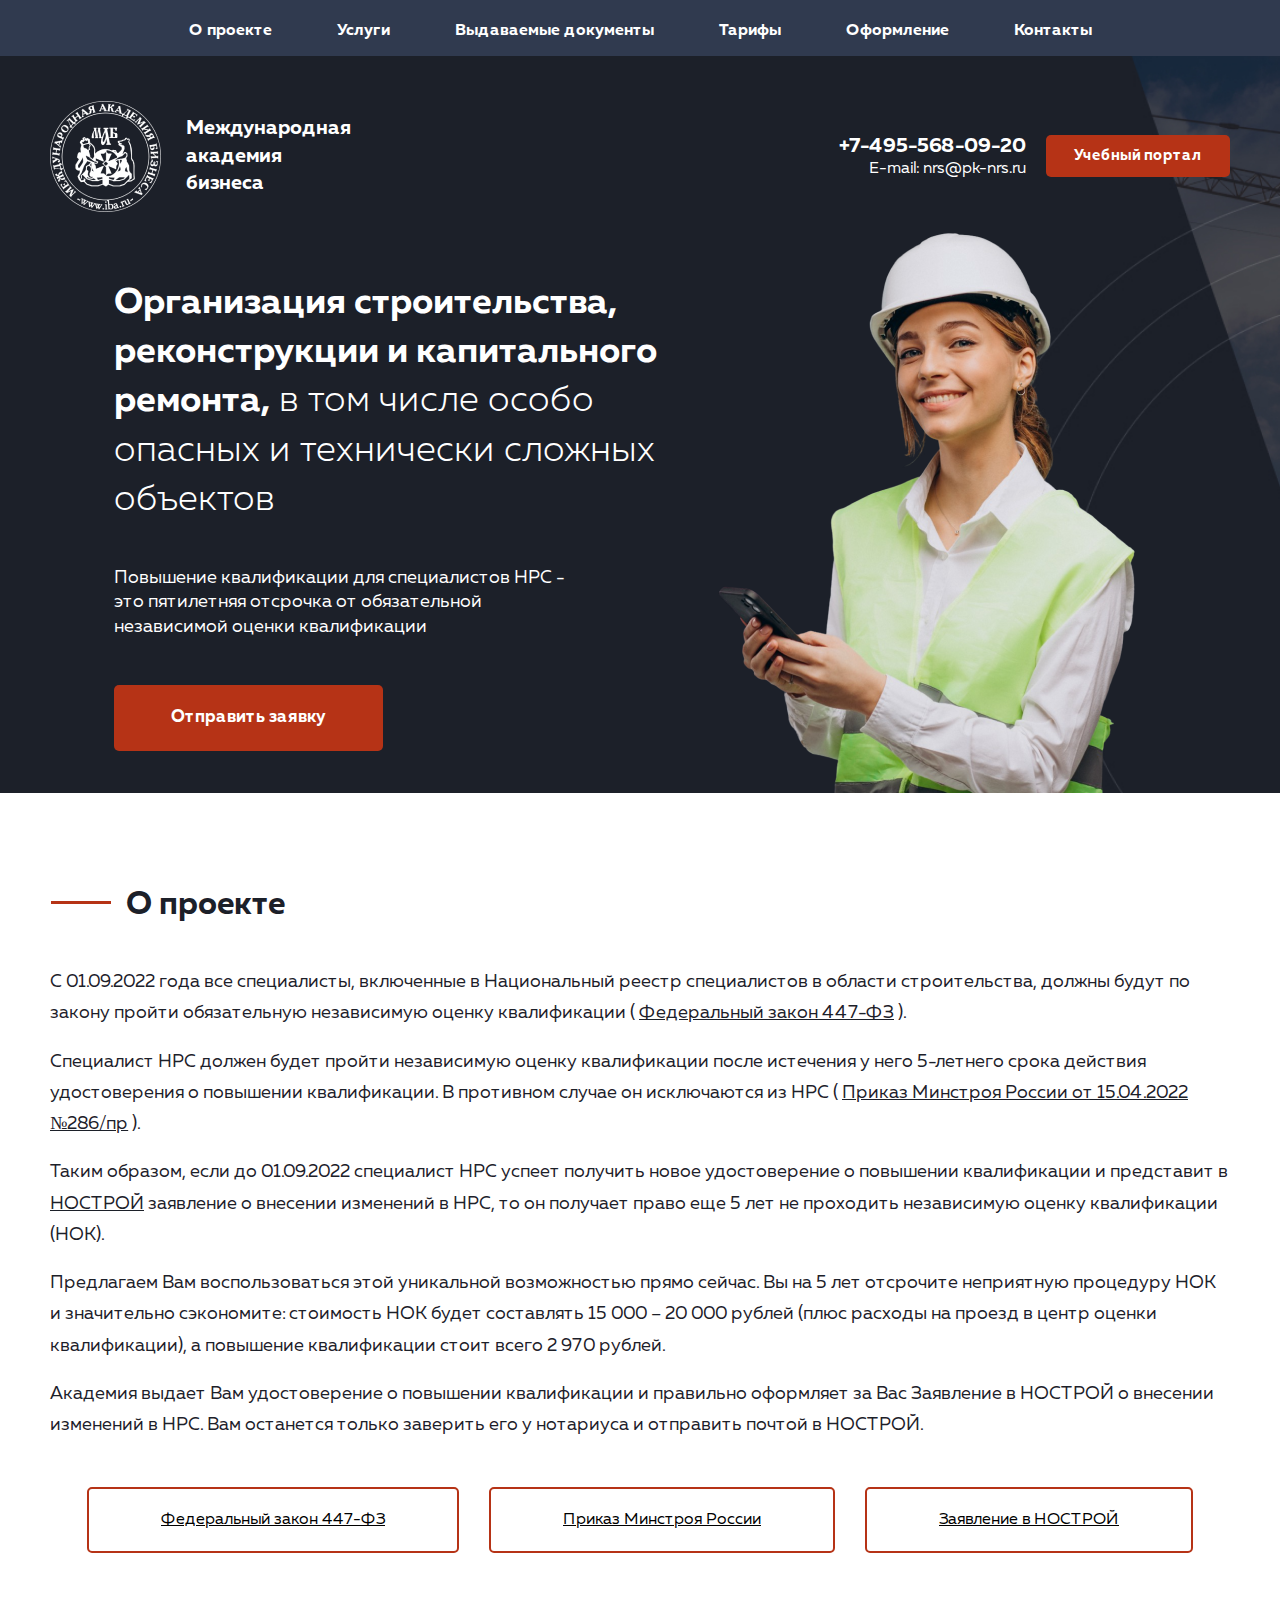
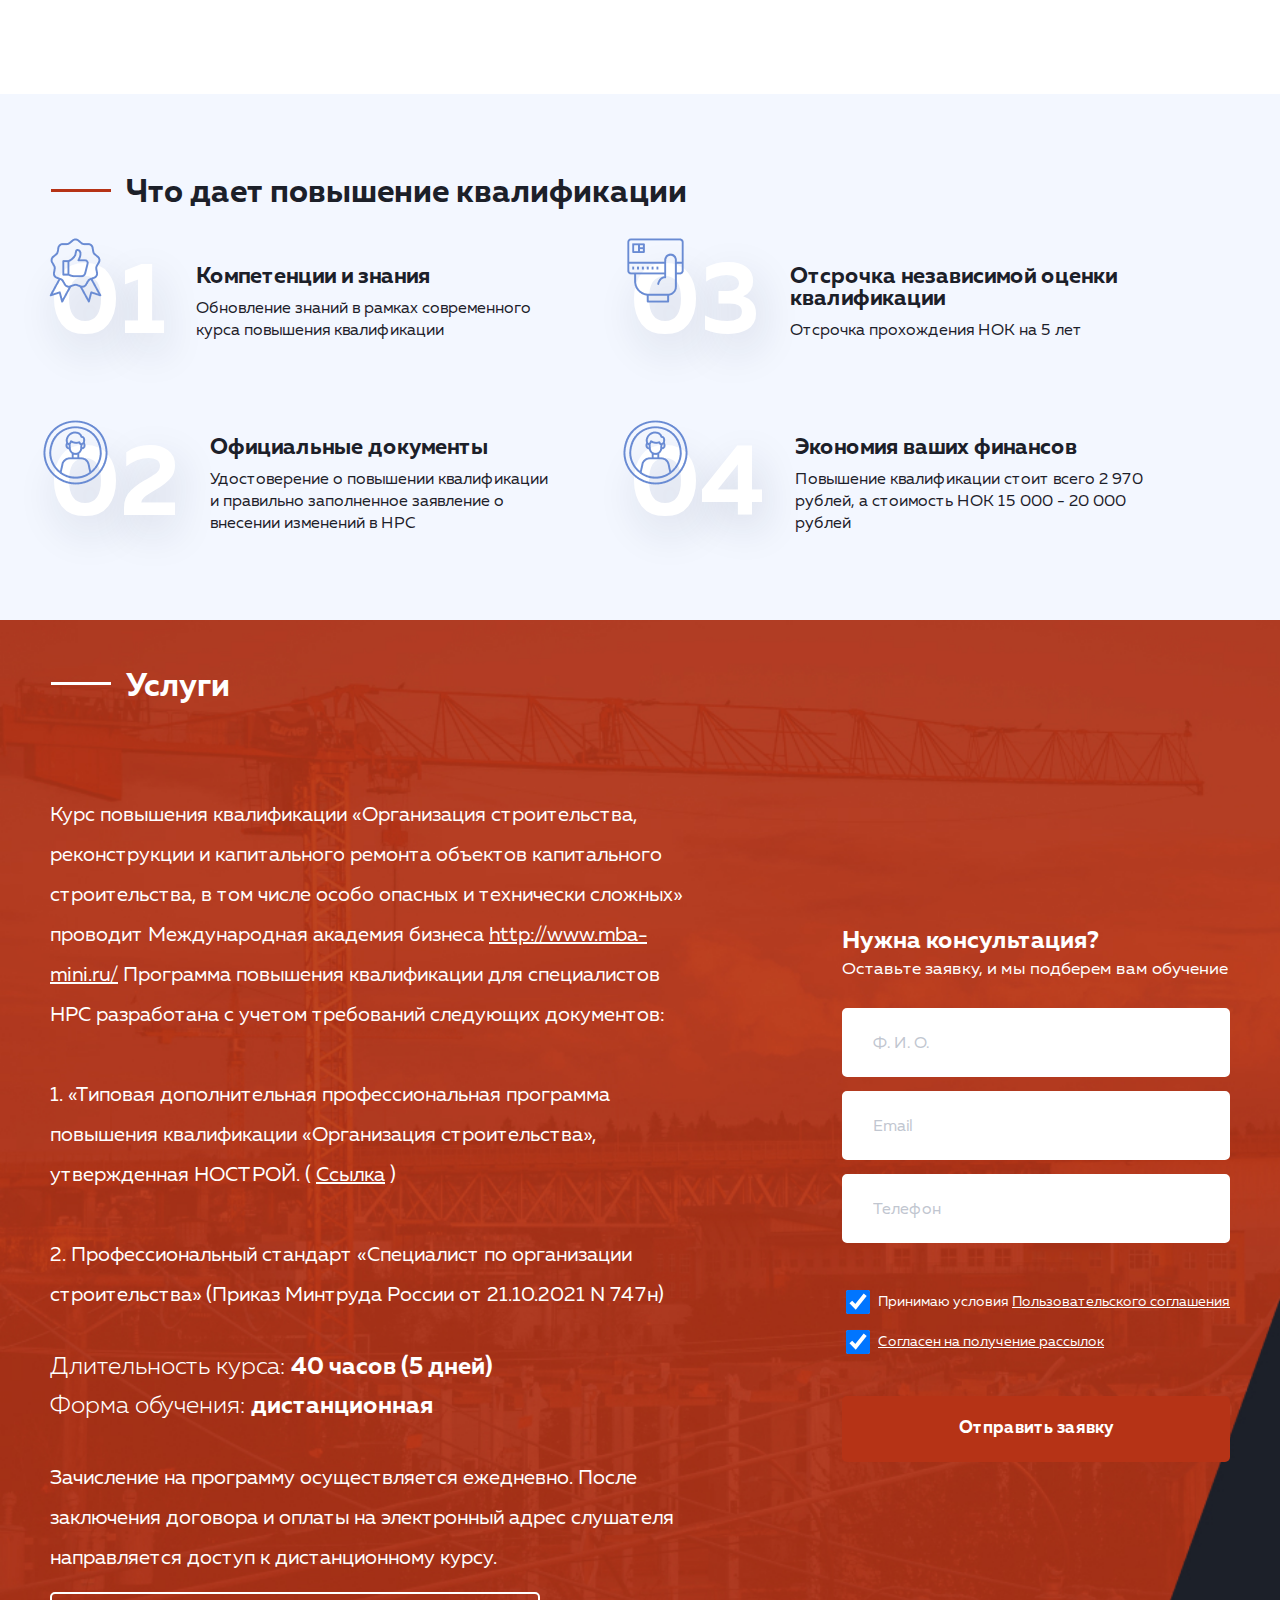
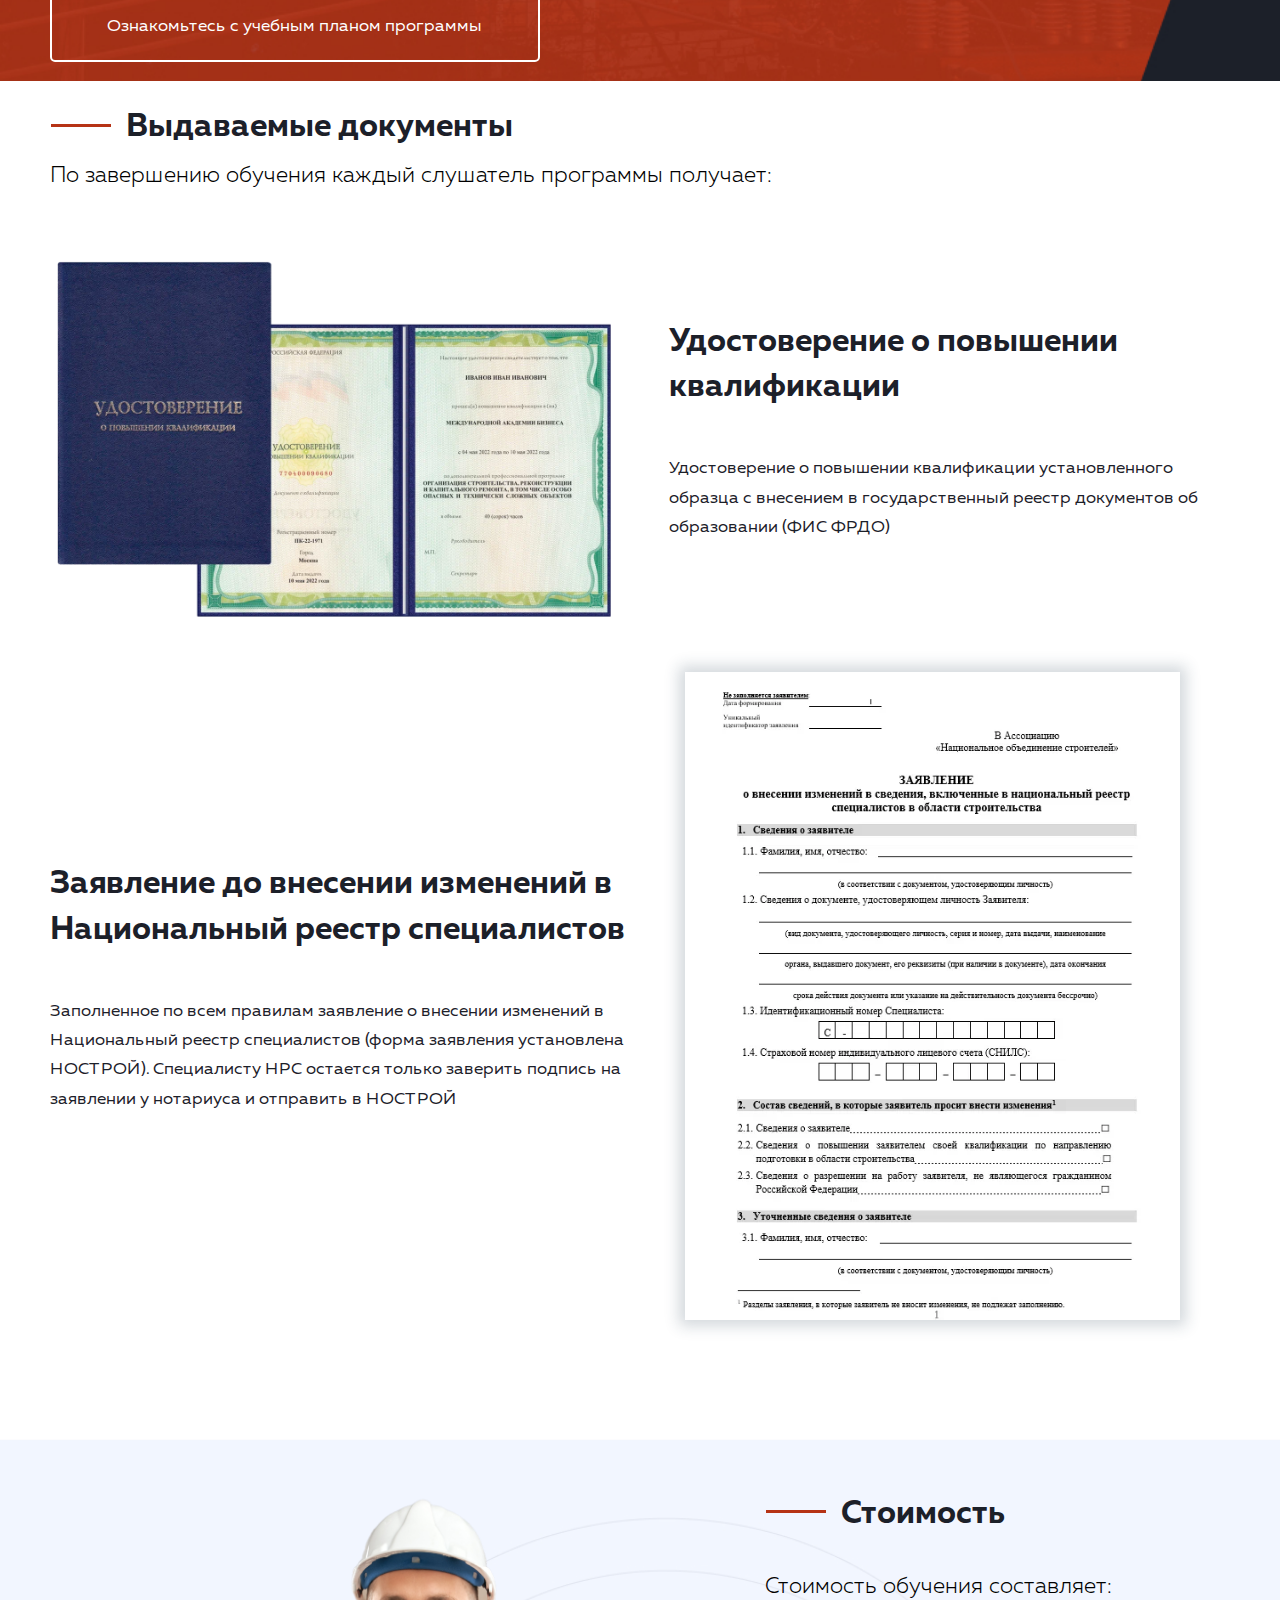
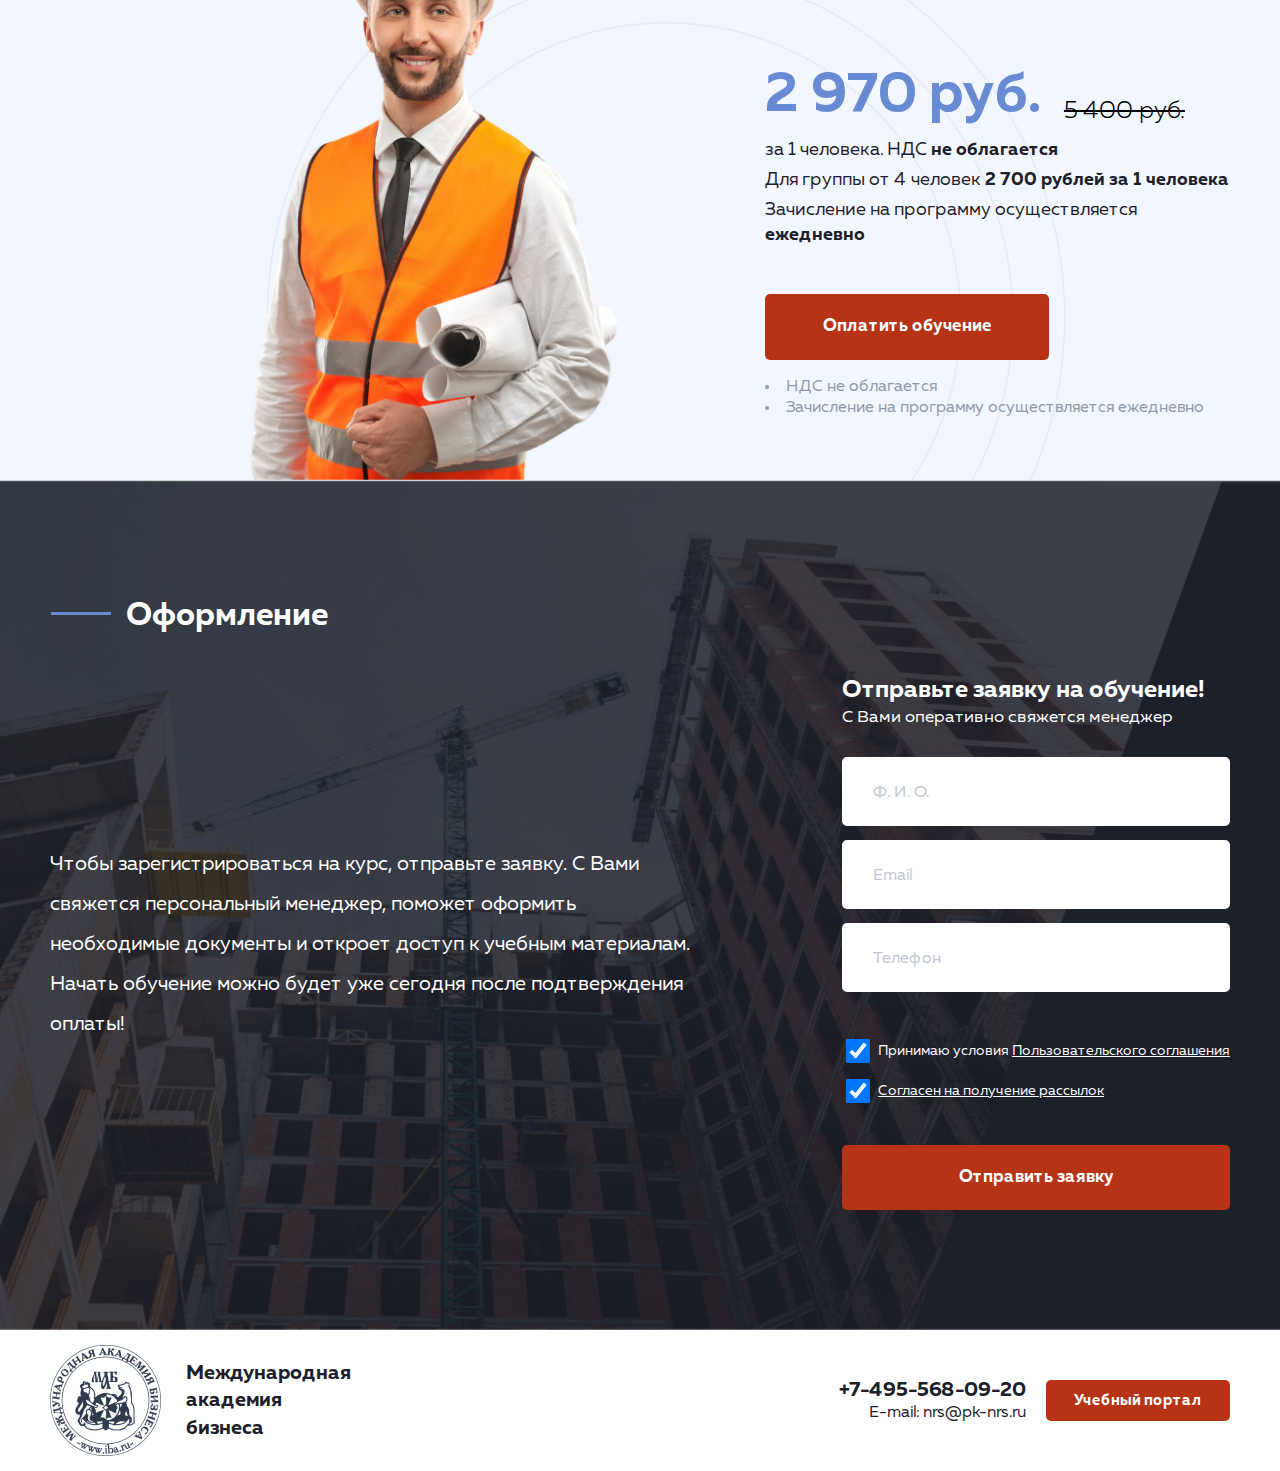
<file: index.html>
<!DOCTYPE html>
<html lang="ru">

<head>
    <meta charset="UTF-8">
    <meta http-equiv="X-UA-Compatible" content="IE=edge">
    <meta name="viewport" content="width=device-width, initial-scale=1.0">
    <title>MAB</title>

    <!-- ! CSS -->

    <link rel="stylesheet" href="css/style.css">

</head>

<body>

    <header id="header">
        <div class="wrapper">
            <div class="header__inner">
                <a data-scroll="#intro" class="header__logo">
                    <img src="assets/img/intro-logo.png" alt="">
                    <h4>Международная<br> академия<br> бизнеса</h4>
                </a>
                <div class="header__burger">
                    <span></span>
                </div>
                <nav class="header__menu">
                    <ul class="nav__list">
                        <li>
                            <a data-scroll="#about" class="nav__link">О проекте</a>
                        </li>
                        <li>
                            <a data-scroll="#uslugi" class="nav__link">Услуги</a>
                        </li>
                        <li>
                            <a data-scroll="#documents" class="nav__link">Выдаваемые документы</a>
                        </li>
                        <li>
                            <a data-scroll="#tarif" class="nav__link">Тарифы</a>
                        </li>
                        <li>
                            <a data-scroll="#oformlenie" class="nav__link">Оформление</a>
                        </li>
                        <li style="margin-right: 0;">
                            <a data-scroll="#contacts" class="nav__link">Контакты</a>
                        </li>
                        <div class="intro__contact mob">
                            <div class="intro__contacts dark center">
                                <a href="tel:+7-495-568-09-20" class="intro__contacts-number">+7-495-568-09-20</a>
                                <a href="mailto:nrs@pk-nrs.ru" class="intro__contacts-mail">E-mail: nrs@pk-nrs.ru</a>
                            </div>
                            <div class="intro__contacts-button dark">
                                <a href="#">Учебный портал</a>
                            </div>
                        </div>
                    </ul>
                </nav>
            </div>
        </div>
    </header>

    <section class="intro" id="intro">
        <div class="wrapper">
            <div class="intro__inner">
                <div class="intro__header">
                    <div>
                        <a href="#" class="intro__logo">
                            <img src="assets/img/intro-logo.png" alt="">
                            <h4>Международная<br> академия<br> бизнеса</h4>
                        </a>
                    </div>
                    <div class="intro__contact">
                        <div class="intro__contacts">
                            <a href="tel:+7-495-568-09-20" class="intro__contacts-number">+7-495-568-09-20</a>
                            <a href="mailto:nrs@pk-nrs.ru" class="intro__contacts-mail">E-mail: nrs@pk-nrs.ru</a>
                        </div>
                        <div class="intro__contacts-button">
                            <a href="#">Учебный портал</a>
                        </div>
                    </div>
                </div>
                <div class="intro__main">
                    <div class="intro__text">
                        <h1 class="intro__title"><span>Организация строительства, реконструкции и капитального
                                ремонта,</span> в том
                            числе особо опасных и технически сложных объектов</h1>
                        <h2 class="intro__subtitle">Повышение квалификации для специалистов НРС - это пятилетняя
                            отсрочка от
                            обязательной независимой оценки квалификации</h2>
                        <div class="intro__button">
                            <a data-scroll="#oformlenie">Отправить заявку</a>
                        </div>
                    </div>
                    <div class="intro__img">
                        <img src="assets/img/intro-img.png" alt="">
                    </div>
                </div>
            </div>
        </div>
    </section>

    <section class="about" id="about">
        <div class="wrapper">
            <h1 class="section__title">О проекте</h1>
            <div class="about__paragraph">
                <p>С 01.09.2022 года все специалисты, включенные в Национальный реестр специалистов в области
                    строительства, должны будут по закону пройти обязательную независимую оценку квалификации
                    ( <a href="assets/img/Выдержка-их-ГрК-РФ_1.pdf">Федеральный закон 447-ФЗ</a> ).
                </p>
                <p>Специалист НРС должен будет пройти независимую оценку квалификации после истечения у него 5-летнего
                    срока действия удостоверения о повышении квалификации. В противном случае он исключаются из НРС
                    ( <a href="assets/img/Заявление-о-внесении-изменений_1.pdf">Приказ Минстроя России
                        от 15.04.2022
                        №286/пр</a> ).</p>
                <p>Таким образом, если до 01.09.2022 специалист НРС успеет получить новое удостоверение о повышении
                    квалификации и представит в <a href="assets/img/Выдержка_из_Приказа_Минстроя_России.pdf">НОСТРОЙ</a>
                    заявление о внесении изменений в НРС, то он
                    получает право еще 5
                    лет не проходить независимую оценку квалификации (НОК).</p>
                <p>Предлагаем Вам воспользоваться этой уникальной возможностью прямо сейчас. Вы на 5 лет отсрочите
                    неприятную процедуру НОК и значительно сэкономите: стоимость НОК будет составлять 15 000 – 20 000
                    рублей (плюс расходы на проезд в центр оценки квалификации), а повышение квалификации стоит всего 2
                    970 рублей.</p>
                <p>Академия выдает Вам удостоверение о повышении квалификации и правильно оформляет за Вас Заявление в
                    НОСТРОЙ о внесении изменений в НРС. Вам останется только заверить его у нотариуса и отправить почтой
                    в НОСТРОЙ.</p>
            </div>
            <div class="about__documents">
                <div class="about__button">
                    <a href="assets/img/Выдержка-их-ГрК-РФ_1.pdf">Федеральный закон 447-ФЗ</a>
                </div>
                <div class="about__button">
                    <a href="assets/img/Выдержка_из_Приказа_Минстроя_России.pdf">Приказ Минстроя
                        России</a>
                </div>
                <div class="about__button">
                    <a href="assets/img/Заявление-о-внесении-изменений_1.pdf">Заявление в НОСТРОЙ</a>
                </div>
            </div>
        </div>
    </section>

    <section class="give">
        <div class="wrapper">
            <h1 class="section__title">Что дает повышение квалификации</h1>
            <div class="give__inner">
                <div class="give__columns">
                    <div class="give__column">
                        <div class="give__item">
                            <div class="give__item-number">
                                <h1>01</h1>
                                <img src="assets/img/give-item.png" alt="">
                            </div>
                            <div class="give__item-text">
                                <h1 class="give__item-title">Компетенции и знания</h1>
                                <h2 class="give__item-subtitle">Обновление знаний в рамках современного курса повышения
                                    квалификации</h2>
                            </div>
                        </div>
                        <div class="give__item">
                            <div class="give__item-number">
                                <h1>02</h1>
                                <img src="assets/img/give-item2.png" alt="">
                            </div>
                            <div class="give__item-text">
                                <h1 class="give__item-title">Официальные документы</h1>
                                <h2 class="give__item-subtitle">Удостоверение о повышении квалификации и правильно
                                    заполненное заявление о внесении изменений в НРС</h2>
                            </div>
                        </div>
                    </div>
                    <div class="give__column">
                        <div class="give__item">
                            <div class="give__item-number">
                                <h1>03</h1>
                                <img src="assets/img/give-item3.png" alt="">
                            </div>
                            <div class="give__item-text">
                                <h1 class="give__item-title">Отсрочка независимой оценки квалификации</h1>
                                <h2 class="give__item-subtitle">Отсрочка прохождения НОК на 5 лет</h2>
                            </div>
                        </div>
                        <div class="give__item">
                            <div class="give__item-number">
                                <h1>04</h1>
                                <img src="assets/img/give-item4.png" alt="">
                            </div>
                            <div class="give__item-text">
                                <h1 class="give__item-title">Экономия ваших финансов</h1>
                                <h2 class="give__item-subtitle">Повышение квалификации стоит всего 2 970 рублей, а
                                    стоимость НОК 15 000 - 20 000 рублей</h2>
                            </div>
                        </div>
                    </div>
                </div>
            </div>
        </div>
    </section>

    <section class="consult" id="uslugi">
        <div class="wrapper">
            <h1 class="section__title white">Услуги</h1>
            <div class="consult__inner">
                <div class="consult__programm">
                    <div class="consult__programm-paragraph">
                        <p>Курс повышения квалификации «Организация строительства, реконструкции и капитального ремонта
                            объектов капитального строительства, в том числе особо опасных и технически сложных»
                            проводит Международная академия бизнеса <a href="#">http://www.mba-mini.ru/</a>
                            Программа повышения квалификации для специалистов НРС разработана с учетом требований
                            следующих документов:
                        </p>
                        <p>1. «Типовая дополнительная профессиональная программа повышения квалификации «Организация
                            строительства», утвержденная НОСТРОЙ. ( <a
                                href="https://nostroy.ru/department/folder_obrazovanie/dopolnitelnoe_obrazovanie/programmy_kvalifikaciya/">Ссылка</a>
                            )
                        </p>
                        <p>2. Профессиональный стандарт «Специалист по организации строительства» (Приказ Минтруда
                            России от 21.10.2021 N 747н)</p>
                    </div>
                    <div class="consult__programm-time">
                        <h1>Длительность курса: <span>40 часов (5 дней)</span></h1>
                        <h1>Форма обучения: <span>дистанционная</span></h1>
                    </div>
                    <div class="consult__programm-paragraph">
                        <p>Зачисление на программу осуществляется ежедневно. После заключения договора и оплаты на
                            электронный адрес слушателя направляется доступ к дистанционному курсу.</p>
                    </div>
                    <div class="consult__programm-button">
                        <a href="assets/img/Выдержка-их-ГрК-РФ_1.pdf">Ознакомьтесь с учебным планом программы</a>
                    </div>
                </div>
                <form action="mail.php" method="POST" class="consult__form">
                    <h1 class="consult__form-title">Нужна консультация?</h1>
                    <h2 class="consult__form-subtitle">Оставьте заявку, и мы подберем вам обучение</h2>
                    <input class="consult__form-input" type="text" placeholder="Ф. И. О." name="user_name" required>
                    <input class="consult__form-input" type="email" placeholder="Email" name="user_mail" required>
                    <input class="consult__form-input" type="text" placeholder="Телефон" name="user_number" required>
                    <div class="consult__form-checkboxes">
                        <div class="consult__form-checkbox">
                            <input type="checkbox" checked>
                            <h2>Принимаю условия <a data-modal="#user_agree">Пользовательского соглашения</a></h2>
                        </div>
                        <div class="consult__form-checkbox">
                            <input type="checkbox" checked>
                            <h2><a data-modal="#user_links">Согласен на получение рассылок</a></h2>
                        </div>
                    </div>
                    <button class="consult__form-button" type="submit">Отправить заявку</button>
                </form>
            </div>
        </div>
    </section>

    <section class="documents" id="documents">
        <div class="wrapper">
            <h1 class="section__title sub">Выдаваемые документы</h1>
            <h2 class="section__subtitle">По завершению обучения каждый слушатель программы получает:</h2>
            <div class="documents__item">
                <div class="documents__item-img">
                    <img src="assets/img/documents.png" alt="">
                </div>
                <div class="documents__item-text">
                    <h1 class="documents__item-title">Удостоверение о повышении квалификации</h1>
                    <h2 class="documents__item-subtitle">Удостоверение о повышении квалификации установленного образца с
                        внесением в государственный реестр документов об образовании (ФИС ФРДО)</h2>
                </div>
            </div>
            <div class="documents__item right">
                <div class="documents__item-img">
                    <img src="assets/img/document-r.png" alt="">
                </div>
                <div class="documents__item-text">
                    <h1 class="documents__item-title">Заявление до внесении изменений в Национальный реестр специалистов
                    </h1>
                    <h2 class="documents__item-subtitle">Заполненное по всем правилам заявление о внесении изменений в
                        Национальный реестр специалистов (форма заявления установлена НОСТРОЙ). Специалисту НРС остается
                        только заверить подпись на заявлении у нотариуса и отправить в НОСТРОЙ</h2>
                </div>
            </div>
        </div>
    </section>

    <section class="tarif" id="tarif">
        <div class="wrapper">
            <div class="tarif__inner">
                <div class="tarif__img">
                    <img src="assets/img/tarif-img.png" alt="">
                </div>
                <div class="tarif__cost">
                    <h1 class="section__title">Стоимость</h1>
                    <h2 class="section__subtitle">Стоимость обучения составляет:</h2>
                    <div class="tarif__money">
                        <div class="tarif__money-new">2 970 руб.</div>
                        <div class="tarif__money-old"><s>5 400 руб.</s></div>
                    </div>
                    <h5 class="tarif__discount">за 1 человека. НДС <span>не облагается</span></h5>
                    <h5 class="tarif__discount">Для группы от 4 человек <span>2 700 рублей за 1 человека</span></h5>
                    <h5 class="tarif__discount">Зачисление на программу осуществляется <span>ежедневно</span></h5>
                    <div class="tarif__button">
                        <a data-scroll="#oformlenie">Оплатить обучение</a>
                    </div>
                    <ul class="tarif__benefits">
                        <li>НДС не облагается</li>
                        <li>Зачисление на программу осуществляется ежедневно</li>
                    </ul>
                </div>
            </div>
        </div>
    </section>

    <section class="consult second" id="oformlenie">
        <div class="wrapper">
            <h1 class="section__title blue">Оформление</h1>
            <div class="consult__inner">
                <div class="consult__programm">
                    <div class="consult__programm-paragraph">
                        <p>Чтобы зарегистрироваться на курс, отправьте заявку. С Вами свяжется персональный менеджер,
                            поможет оформить необходимые документы и откроет доступ к учебным материалам.
                            Начать обучение можно будет уже сегодня после подтверждения оплаты!
                        </p>
                    </div>
                </div>
                <form action="mail.php" method="POST" class="consult__form">
                    <h1 class="consult__form-title">Отправьте заявку на обучение!</h1>
                    <h2 class="consult__form-subtitle">С Вами оперативно свяжется менеджер</h2>
                    <input class="consult__form-input" type="text" placeholder="Ф. И. О." name="user_name" required>
                    <input class="consult__form-input" type="email" placeholder="Email" name="user_mail" required>
                    <input class="consult__form-input" type="text" placeholder="Телефон" name="user_number" required>
                    <div class="consult__form-checkboxes">
                        <div class="consult__form-checkbox">
                            <input type="checkbox" checked>
                            <h2>Принимаю условия <a data-modal="#user_agree">Пользовательского соглашения</a></h2>
                        </div>
                        <div class="consult__form-checkbox">
                            <input type="checkbox" checked>
                            <h2><a data-modal="#user_links">Согласен на получение рассылок</a></h2>
                        </div>
                    </div>
                    <button class="consult__form-button" type="submit">Отправить заявку</button>
                </form>
            </div>
        </div>
    </section>

    <footer id="contacts">
        <div class="wrapper">
            <div class="intro__header foot">
                <div>
                    <a href="#" class="intro__logo dark">
                        <img src="assets/img/footer-logo.png" alt="">
                        <h4>Международная<br> академия<br> бизнеса</h4>
                    </a>
                </div>
                <div class="intro__contact">
                    <div class="intro__contacts dark">
                        <a href="tel:+7-495-568-09-20" class="intro__contacts-number">+7-495-568-09-20</a>
                        <a href="mailto:nrs@pk-nrs.ru" class="intro__contacts-mail">E-mail: nrs@pk-nrs.ru</a>
                    </div>
                    <div class="intro__contacts-button dark">
                        <a href="#">Учебный портал</a>
                    </div>
                </div>
            </div>
        </div>
    </footer>

    <div class='popup' id='user_agree'>
        <div class="container">
            <div class='popup__body'>
                <div class='popup__content agree'>
                    <a href='#' class='popup__close agree' data-close="">X</a>
                    <h1 class="popup-title">Пользовательске соглашение</h1>
                    <p>1. Я (Клиент), настоящим выражаю свое согласие на обработку моих персональных данных, полученных
                        от меня в ходе отправления заявки на получение информационно-консультационных услуг/приема на
                        обучение по образовательным программам.</p>
                    <p>2. Я подтверждаю, что указанный мною номер мобильного телефона, является моим личным номером
                        телефона, выделенным мне оператором сотовой связи, и готов нести ответственность за негативные
                        последствия, вызванные указанием мной номера мобильного телефона, принадлежащего другому лицу.
                    </p>
                    <p>В Группу компаний входят:
                        1. ООО «МБШ», юридический адрес: 119334, г. Москва, Ленинский проспект, д. 38 А.
                        2. АНО ДПО «МОСКОВСКАЯ БИЗНЕС ШКОЛА», юридический адрес: 119334, Москва, Ленинский проспект, д.
                        38 А.</p>
                    <p>3. В рамках настоящего соглашения под «персональными данными» понимаются: персональные данные,
                        которые клиент предоставляет о себе осознанно и самостоятельно при оформлении заявки на
                        обучение/получение информационно консультационных услуг на сайтах компании: www.mbschool.ru и
                        www.mba.ru , а так же на поддоменах в адресных зонах www.mbschool.ru и www.mba.ru (а именно:
                        фамилия, имя, отчество (если есть), год рождения, уровень образования клиента, выбранная
                        программа обучения, город проживания, номер мобильного телефона, адрес электронной почты).</p>
                    <p>4. Клиент — физическое лицо (лицо, являющееся законным представителем физического лица, не
                        достигшего 18 лет, в соответствии с законодательством РФ), заполнившее Заявку на обучение/на
                        получение информационно-консультационных услуг на Сайта Группы компаний, выразившее таким
                        образом своё намерение воспользоваться образовательными/информационно-консультационными услугами
                        Группы компаний.</p>
                    <p>5. Группа компаний в общем случае не проверяет достоверность персональных данных, предоставляемых
                        Клиентом, и не осуществляет контроль за его дееспособностью. Однако Группа компаний исходит из
                        того, что Клиент предоставляет достоверную и достаточную персональную информацию по вопросам,
                        предлагаемым в форме регистрации (форма Заявки), и поддерживает эту информацию в актуальном
                        состоянии.</p>
                    <p>6. Группа компаний собирает и хранит только те персональные данные, которые необходимы для
                        проведения приема на обучение/получения информационно-консультационных услуг у Группы компаний и
                        организации оказания образовательных/информационно-консультационных услуг (исполнения соглашений
                        и договоров с Клиентом).</p>
                    <p>7. Собираемая информация позволяет отправлять на адрес электронной почты и номер мобильного
                        телефона, указанные Клиентом, информацию в виде электронных писем и СМС-сообщений по каналам
                        связи (СМС-рассылка) в целях проведения приема для оказания Группой компаний услуг, организации
                        образовательного процесса, отправки важных уведомлений, таких как изменение положений, условий и
                        политики Группы компаний. Так же такая информация необходима для оперативного информирования
                        Клиента обо всех изменениях условий оказания информационно-консультационных услуг и организации
                        образовательного и процесса приема на обучение в Группу компаний, информирования Клиента о
                        предстоящих акциях, ближайших событиях и других мероприятиях Группы компаний, путем направления
                        ему рассылок и информационных сообщений, а также в целях идентификации стороны в рамках
                        соглашений и договоров с Группой компаний, связи с Клиентом, в том числе направления
                        уведомлений, запросов и информации, касающихся оказания услуг, а также обработки запросов и
                        заявок от Клиента.

                    </p>
                    <p>8. При работе с персональными данными Клиента Группа компаний руководствуется Федеральным законом
                        РФ № 152-ФЗ от 27 июля 2006г. «О персональных данных».</p>
                    <p>9. Я проинформирован, что в любое время могу отказаться от получения на адрес электронной почты
                        информации путем направления электронного письма на адрес: <a href="mailto:nrs@pk-nrs.ru"
                            class="intro__contacts-mail">E-mail: nrs@pk-nrs.ru</a>. Также отказаться от
                        получения информации на адрес электронной почты возможно в любое время, кликнув по ссылке
                        «Отписаться» внизу письма.</p>
                    <p>10. Я проинформирован, что в любое время могу отказаться от получения на указанный мной номер
                        мобильного телефона СМС-рассылки, путем направления электронного письма на адрес:
                        <a href="mailto:nrs@pk-nrs.ru" class="intro__contacts-mail">E-mail: nrs@pk-nrs.ru</a>
                    </p>
                    <p>11. Группа компаний принимает необходимые и достаточные организационные и технические меры для
                        защиты персональных данных Клиента от неправомерного или случайного доступа, уничтожения,
                        изменения, блокирования, копирования, распространения, а также от иных неправомерных действий с
                        ней третьих лиц.</p>
                    <p>12. К настоящему соглашению и отношениям между Клиентом и Группой компаний, возникающим в связи с
                        применением соглашения, подлежит применению право Российской Федерации.</p>
                    <p>13. Настоящим соглашением подтверждаю, что я старше 18 лет и принимаю условия, обозначенные
                        текстом настоящего соглашения, а также даю свое полное добровольное согласие на обработку своих
                        персональных данных.</p>
                    <p>14. Настоящее соглашение, регулирующее отношения Клиента и Группы компаний действует на
                        протяжении всего периода предоставления Услуг и доступа Клиента к персонализированным сервисам
                        Сайта Группы компаний.</p>
                    <p>ООО «МБШ» юридический адрес: 119334, Москва, Ленинский проспект, д. 38 А, этаж 2, пом. ХХХIII,
                        ком. 11.</p>
                    <p>Адрес электронной почты: <a href="mailto:nrs@pk-nrs.ru" class="intro__contacts-mail">E-mail:
                            <a href="mailto:nrs@pk-nrs.ru" class="intro__contacts-mail">E-mail: nrs@pk-nrs.ru</a></a>
                        Тел: 8 800 333 86 68, 7 (495) 646-75-17</p>
                    <p>Дата последнего обновления: 28.11.2019 г.</p>
                </div>
            </div>
        </div>
    </div>

    <div class='popup' id='user_links'>
        <div class="container">
            <div class='popup__body'>
                <div class='popup__content agree'>
                    <a href='#' class='popup__close agree' data-close="">X</a>
                    <h1 class="popup-title">Согласие на получение рекламной и информационной рассылки</h1>
                    <p>1. Настоящим согласием Пользователь, действуя в своём интересе, даёт согласие на получение
                        рекламных и информационных сообщений АНО ДПО «Московская бизнес школа» (далее –
                        «Оператор»),касающихся предоставления образовательных и информационно – консультационных услуг.
                    </p>
                    <p>2. Предоставлением настоящего согласия является проставление галочки/отметки в окне «Согласен на
                        получение рекламных и информационных сообщений» на сайте Оператора.</p>
                    <p>3. Предоставляя настоящее согласие, Пользователь предоставляет право Оператору и (или) партнёру
                        Оператора на отправку ему рекламных и информационных сообщений посредством направления Push, SMS
                        и Email - рассылки, а также на обработку персональных данных (ФИО, адреса электронной почты,
                        номера телефона) с целью направления информации, указанной в настоящем пункте.</p>
                    <p>4. Настоящее согласие является бессрочным.</p>
                    <p>5. Одновременно уведомляем о возможности немедленно прекратить рассылку в случае получения от Вас
                        такого требования.</p>
                    <p>6. Согласие может быть отозвано Пользователем в любой момент путём направления запроса по
                        контактным данным Оператора или путём отказа от рассылки с использованием инструкций,
                        содержащихся в тексте рассылки.</p>
                </div>
            </div>
        </div>
    </div>

    <!-- !JS -->

    <script src="assets/js/jquery.min.js"></script>
    <script src="assets/js/app.js"></script>

</body>

</html>
</file>
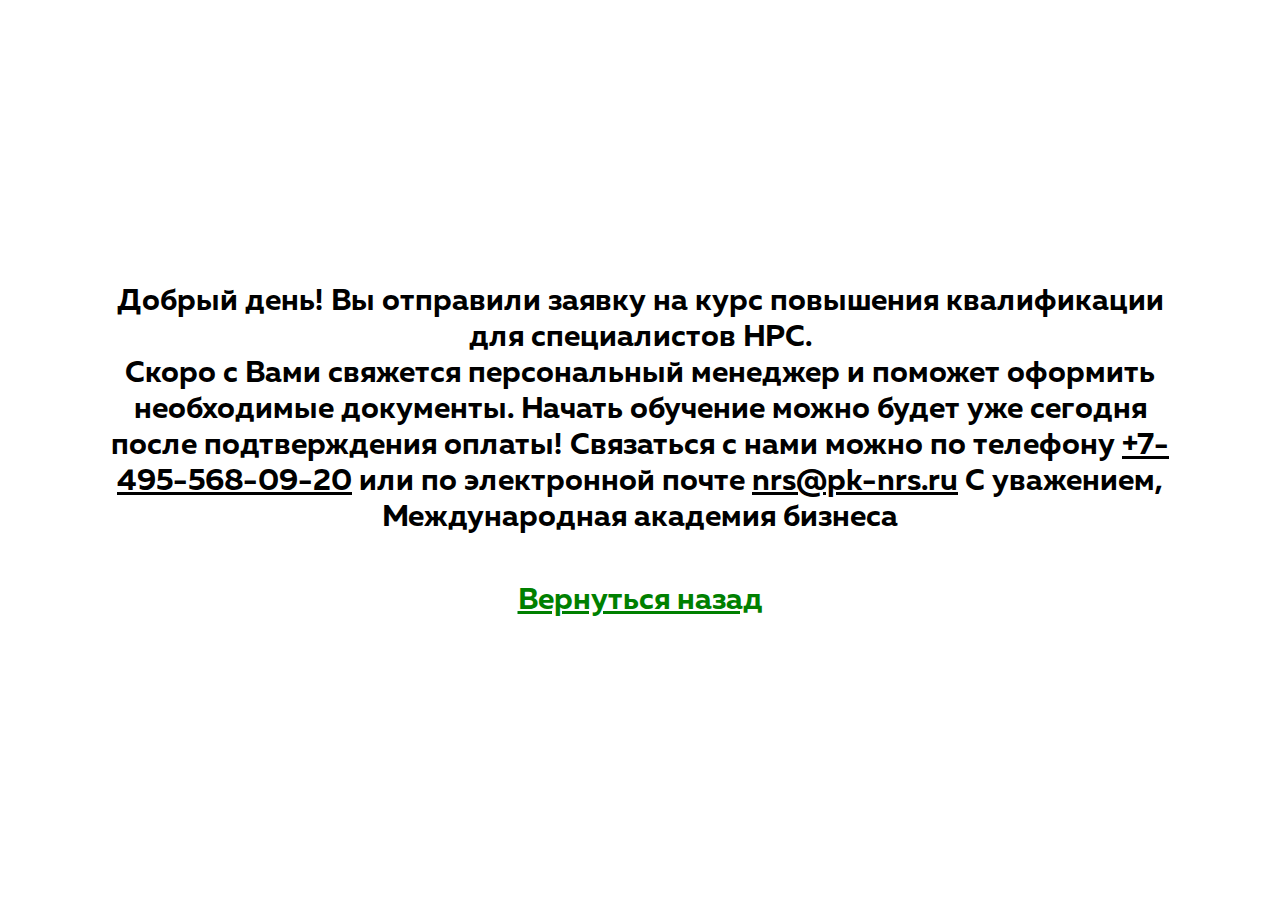
<file: thank-you.html>
<!DOCTYPE html>
<html lang="ru">

<head>
    <meta charset="UTF-8">
    <meta http-equiv="X-UA-Compatible" content="IE=edge">
    <meta name="viewport" content="width=device-width, initial-scale=1.0">
    <title>MAB</title>

    <!-- ! CSS -->

    <link rel="stylesheet" href="css/style.css">

</head>

<body>

    <style>
        body {
            overflow: hidden;
            position: relative;
        }

        .thank {
            padding: 0 100px;
            display: flex;
            flex-direction: column;
            justify-content: center;
            align-items: center;
            position: absolute;
            top: 50%;
            left: 50%;
            margin-right: -50%;
            transform: translate(-50%, -50%)
        }

        .thank-you {
            margin-bottom: 50px;
            font-weight: 700;
            font-size: 30px;
            line-height: 1.2;
            text-align: center;
        }

        .back {
            font-size: 30px;
            font-weight: 600;
            color: green;
        }

        .back:hover {
            text-decoration: underline;
        }

        a {
            text-decoration: underline;

        }

        a:hover {
            text-decoration: none;
        }
    </style>

    <div class="thank">
        <h1 class="thank-you">Добрый день!
            Вы отправили заявку на курс повышения квалификации для специалистов НРС.<br>
            Скоро с Вами свяжется персональный менеджер и поможет оформить необходимые документы.
            Начать обучение можно будет уже сегодня после подтверждения оплаты!
            Связаться с нами можно по телефону <a href="tel:+74955680920">+7-495-568-09-20</a> или по электронной почте
            <a href="mailto:nrs@pk-nrs.ru">nrs@pk-nrs.ru</a>

            С уважением, Международная академия бизнеса
        </h1>
        <a href="index.html" class="back">Вернуться назад</a>
    </div>

    <!-- !JS -->

    <script src="assets/js/jquery.min.js"></script>
    <script src="assets/js/app.js"></script>

</body>

</html>
</file>
<file: css/style.css>
/* Box sizing rules */
*,
*::before,
*::after {
  -webkit-box-sizing: border-box;
          box-sizing: border-box;
}

/* Remove default margin */
body,
h1,
h2,
h3,
h4,
p,
figure,
blockquote,
dl,
dd {
  margin: 0;
}

/* Remove list styles on ul, ol elements with a list role, which suggests default styling will be removed */
ul[role='list'],
ol[role='list'] {
  list-style: none;
}

/* Set core root defaults */
html:focus-within {
  scroll-behavior: smooth;
}

/* Set core body defaults */
body {
  min-height: 100vh;
  text-rendering: optimizeSpeed;
  line-height: 1.5;
}

/* A elements that don't have a class get default styles */
a:not([class]) {
  text-decoration-skip-ink: auto;
}

/* Make images easier to work with */
img,
picture {
  max-width: 100%;
  display: block;
}

/* Inherit fonts for inputs and buttons */
input,
button,
textarea,
select {
  font: inherit;
}

/* Remove all animations, transitions and smooth scroll for people that prefer not to see them */
@media (prefers-reduced-motion: reduce) {
  html:focus-within {
    scroll-behavior: auto;
  }
  *,
  *::before,
  *::after {
    -webkit-animation-duration: 0.01ms !important;
            animation-duration: 0.01ms !important;
    -webkit-animation-iteration-count: 1 !important;
            animation-iteration-count: 1 !important;
    -webkit-transition-duration: 0.01ms !important;
            transition-duration: 0.01ms !important;
    scroll-behavior: auto !important;
  }
}

html,
body,
div,
span,
applet,
object,
iframe,
h1,
h2,
h3,
h4,
h5,
h6,
p,
blockquote,
pre,
abbr,
acronym,
address,
big,
cite,
code,
del,
dfn,
em,
img,
ins,
kbd,
q,
s,
samp,
small,
strike,
strong,
sub,
sup,
tt,
var,
b,
u,
i,
center,
dl,
dt,
dd,
ol,
ul,
li,
fieldset,
form,
label,
legend,
table,
caption,
tbody,
tfoot,
thead,
tr,
th,
td,
article,
aside,
canvas,
details,
embed,
figure,
figcaption,
footer,
header,
hgroup,
menu,
nav,
output,
ruby,
section,
summary,
time,
mark,
audio,
video {
  margin: 0;
  padding: 0;
  border: 0;
  font-size: 100%;
  font: inherit;
  vertical-align: baseline;
}

article,
aside,
details,
figcaption,
figure,
footer,
header,
hgroup,
menu,
nav,
section {
  display: block;
}

html {
  height: 100%;
}

body {
  line-height: 1;
}

blockquote,
q {
  quotes: none;
}

li {
  list-style: none;
}

a {
  text-decoration: none;
  color: inherit;
  cursor: pointer;
}

blockquote:before,
blockquote:after,
q:before,
q:after {
  content: '';
  content: none;
}

img {
  pointer-events: none;
  -moz-user-select: none;
  -o-user-select: none;
  -webkit-user-select: none;
  -ms-user-select: none;
  user-select: none;
}

table {
  border-collapse: collapse;
  border-spacing: 0;
}

@font-face {
  font-family: 'Muller';
  src: local("Muller Light"), local("Muller-Light"), url("../assets/fonts/Light/MullerLight.woff2") format("woff2"), url("../assets/fonts/Light/MullerLight.woff") format("woff"), url("../assets/fonts/Light/MullerLight.ttf") format("truetype");
  font-weight: 300;
  font-style: normal;
}

@font-face {
  font-family: 'Muller';
  src: local("Muller Regular"), local("Muller-Regular"), url("../assets/fonts/Regular/MullerRegular.woff2") format("woff2"), url("../assets/fonts/Regular/MullerRegular.woff") format("woff"), url("../assets/fonts/Regular/MullerRegular.ttf") format("truetype");
  font-weight: 400;
  font-style: normal;
}

@font-face {
  font-family: 'Muller';
  src: local("Muller Bold"), local("Muller-Bold"), url("../assets/fonts/Bold/MullerBold.woff2") format("woff2"), url("../assets/fonts/Bold/MullerBold.woff") format("woff"), url("../assets/fonts/Bold/MullerBold.ttf") format("truetype");
  font-weight: 800;
  font-style: normal;
}

body {
  font-family: Muller;
}

body.lock {
  overflow: hidden;
}

.wrapper {
  margin: 0 auto;
  max-width: 1200px;
  padding: 0 0.625em;
}

@media (max-width: 75em) {
  .wrapper {
    max-width: 1000px;
  }
}

header {
  width: 100%;
  height: 56px;
  position: fixed;
  z-index: 10;
  padding-top: 1.4375em;
}

header::before {
  content: "";
  position: absolute;
  top: 0;
  left: 0;
  width: 100%;
  height: 100%;
  z-index: 2;
  background-color: #303A4F;
}

@media (max-width: 58.75em) {
  header {
    padding: 0.625em;
    height: 80px;
  }
}

@media (max-width: 58.75em) {
  .header__inner {
    display: -webkit-box;
    display: -ms-flexbox;
    display: flex;
    -webkit-box-align: center;
        -ms-flex-align: center;
            align-items: center;
    -webkit-box-pack: justify;
        -ms-flex-pack: justify;
            justify-content: space-between;
  }
}

.header__logo {
  display: none;
  -webkit-box-align: center;
      -ms-flex-align: center;
          align-items: center;
  z-index: 2;
}

.header__logo img {
  height: 60px;
  margin-right: 0.625em;
}

.header__logo h4 {
  color: #fff;
  font-weight: 800;
  font-size: 0.8125rem;
  line-height: 1.3;
}

@media (max-width: 58.75em) {
  .header__logo {
    display: -webkit-box;
    display: -ms-flexbox;
    display: flex;
  }
}

.header__burger {
  display: none;
  position: relative;
  width: 20px;
  height: 15px;
  z-index: 3;
}

.header__burger::before, .header__burger::after {
  content: "";
  background-color: #fff;
  position: absolute;
  width: 100%;
  height: 2px;
  left: 0;
  border-radius: 20px;
  -webkit-transition: all .3s ease;
  transition: all .3s ease;
}

.header__burger::before {
  top: 0;
}

.header__burger::after {
  bottom: 0;
}

.header__burger span {
  position: absolute;
  background-color: #fff;
  left: 0;
  width: 100%;
  height: 2px;
  top: 7px;
  -webkit-transition: all .3s ease;
  transition: all .3s ease;
}

@media (max-width: 58.75em) {
  .header__burger {
    display: block;
  }
}

.header__burger.active::before {
  -webkit-transform: rotate(45deg);
          transform: rotate(45deg);
  top: 8px;
}

.header__burger.active::after {
  -webkit-transform: rotate(-45deg);
          transform: rotate(-45deg);
  bottom: 5px;
}

.header__burger.active span {
  -webkit-transform: scale(0);
          transform: scale(0);
}

@media (max-width: 58.75em) {
  .header__menu {
    padding-top: 6.25em;
    position: fixed;
    top: -100%;
    left: 0;
    width: 100%;
    height: 100%;
    z-index: 1;
    overflow: auto;
    background-color: #fff;
    -webkit-transition: all .5s ease;
    transition: all .5s ease;
  }
  .header__menu.active {
    top: 0;
  }
}

.nav__list {
  z-index: 5;
  display: -webkit-box;
  display: -ms-flexbox;
  display: flex;
  position: relative;
  -webkit-box-pack: center;
      -ms-flex-pack: center;
          justify-content: center;
}

.nav__list li {
  margin-right: 4.0625em;
}

.nav__list li:last-child {
  margin-right: 0;
}

@media (max-width: 58.75em) {
  .nav__list {
    margin: 0;
    display: block;
    text-align: center;
  }
  .nav__list li {
    margin: 2.5em 0;
  }
}

.nav__link {
  color: #fff;
  font-weight: 800;
  position: relative;
  cursor: pointer;
}

.nav__link::after {
  content: "";
  display: block;
  width: 100%;
  height: 3px;
  background-color: #fff;
  opacity: 0;
  position: absolute;
  top: 115%;
  left: 0;
  z-index: 1;
  -webkit-transition: opacity .3s linear;
  transition: opacity .3s linear;
}

.nav__link:hover::after {
  opacity: 1;
}

.nav__link.active::after {
  opacity: 1;
}

@media (max-width: 58.75em) {
  .nav__link {
    color: #000;
    font-size: 1.875rem;
  }
}

.intro {
  padding-top: 6.3125em;
  background: url(../assets/img/intro-bg.jpg) no-repeat;
  background-size: cover;
}

@media (max-width: 75em) {
  .intro {
    padding-bottom: 3.125em;
  }
}

.intro__header {
  display: -webkit-box;
  display: -ms-flexbox;
  display: flex;
  -webkit-box-pack: justify;
      -ms-flex-pack: justify;
          justify-content: space-between;
}

@media (max-width: 75em) {
  .intro__header {
    margin-bottom: 3.125em;
  }
}

@media (max-width: 58.75em) {
  .intro__header {
    display: none;
  }
}

.intro__header.foot {
  margin: 0;
  display: -webkit-box;
  display: -ms-flexbox;
  display: flex;
}

@media (max-width: 41.875em) {
  .intro__header.foot {
    -webkit-box-orient: vertical;
    -webkit-box-direction: normal;
        -ms-flex-direction: column;
            flex-direction: column;
    -webkit-box-pack: center;
        -ms-flex-pack: center;
            justify-content: center;
  }
}

.intro__logo {
  display: -webkit-box;
  display: -ms-flexbox;
  display: flex;
  -webkit-box-align: center;
      -ms-flex-align: center;
          align-items: center;
  z-index: 2;
}

.intro__logo img {
  margin-right: 1.5625em;
}

.intro__logo h4 {
  color: #fff;
  font-weight: 800;
  font-size: 1.25rem;
  line-height: 1.37;
}

.intro__logo.dark h4 {
  color: #1C2029;
}

@media (max-width: 41.875em) {
  .intro__logo.dark {
    -webkit-box-pack: center;
        -ms-flex-pack: center;
            justify-content: center;
    margin-bottom: 1.875em;
  }
}

.intro__contact {
  display: -webkit-box;
  display: -ms-flexbox;
  display: flex;
  -webkit-box-align: center;
      -ms-flex-align: center;
          align-items: center;
}

.intro__contact.mob {
  display: none;
}

@media (max-width: 58.75em) {
  .intro__contact.mob {
    display: -webkit-box;
    display: -ms-flexbox;
    display: flex;
    margin: 1.25em 0;
    -webkit-box-orient: vertical;
    -webkit-box-direction: normal;
        -ms-flex-direction: column;
            flex-direction: column;
  }
}

@media (max-width: 41.875em) {
  .intro__contact {
    -webkit-box-pack: center;
        -ms-flex-pack: center;
            justify-content: center;
  }
}

.intro__contacts {
  display: -webkit-box;
  display: -ms-flexbox;
  display: flex;
  -webkit-box-orient: vertical;
  -webkit-box-direction: normal;
      -ms-flex-direction: column;
          flex-direction: column;
  margin-right: 1.25em;
}

.intro__contacts.dark a {
  color: #1C2029;
}

.intro__contacts.center {
  margin: 1.25em 0;
}

.intro__contacts.center a {
  text-align: center;
}

.intro__contacts-number {
  font-size: 1.25rem;
  font-weight: 700;
  text-align: right;
  color: #fff;
}

.intro__contacts-number:hover {
  text-decoration: underline;
}

.intro__contacts-mail {
  margin-top: 0.3125em;
  color: #fff;
  text-align: right;
}

.intro__contacts-mail:hover {
  text-decoration: underline;
}

.intro__contacts-social {
  display: -webkit-box;
  display: -ms-flexbox;
  display: flex;
  -webkit-box-align: center;
      -ms-flex-align: center;
          align-items: center;
  margin: 0 1.5625em;
}

.intro__contacts-social a {
  margin: 0 0.3125em;
  -webkit-transition: all .3s ease;
  transition: all .3s ease;
}

.intro__contacts-social a:hover {
  -webkit-transform: translateY(-20%);
          transform: translateY(-20%);
}

.intro__contacts-button a {
  padding: 0.875em 1.875em;
  font-size: 0.9375rem;
  color: #fff;
  font-weight: 700;
  background-color: #B63316;
  border-radius: 5px;
  -webkit-transition: all .3s ease;
  transition: all .3s ease;
}

.intro__contacts-button a:hover {
  background-color: #fff;
  color: #000;
}

.intro__contacts-button.dark a:hover {
  background-color: #000;
  color: #fff;
}

@media (max-width: 58.75em) {
  .intro__contacts-button {
    display: none;
  }
}

.intro__main {
  display: -webkit-box;
  display: -ms-flexbox;
  display: flex;
  -webkit-box-pack: center;
      -ms-flex-pack: center;
          justify-content: center;
  -webkit-box-align: center;
      -ms-flex-align: center;
          align-items: center;
}

@media (max-width: 75em) {
  .intro__main {
    -webkit-box-pack: start;
        -ms-flex-pack: start;
            justify-content: start;
  }
}

@media (max-width: 58.125em) {
  .intro__main {
    -webkit-box-pack: center;
        -ms-flex-pack: center;
            justify-content: center;
  }
}

@media (max-width: 58.125em) {
  .intro__text {
    text-align: center;
  }
}

@media (max-width: 75em) {
  .intro__img {
    display: none;
  }
}

.intro__title {
  margin-bottom: 1.125em;
  max-width: 589px;
  font-size: 2.25rem;
  color: #fff;
  line-height: 1.37;
  font-weight: 300;
}

.intro__title span {
  font-weight: 700;
}

@media (max-width: 31.25em) {
  .intro__title {
    font-size: 1.5625rem;
  }
}

.intro__subtitle {
  max-width: 462px;
  margin-bottom: 3.875em;
  color: #fff;
  font-size: 1.125rem;
  line-height: 1.37;
}

@media (max-width: 58.125em) {
  .intro__subtitle {
    margin: 3.125em auto;
    margin-top: 0;
  }
}

@media (max-width: 31.25em) {
  .intro__subtitle {
    font-size: 0.875rem;
  }
}

.intro__button a {
  padding: 1.4375em 3.375em;
  font-size: 1.0625rem;
  color: #fff;
  font-weight: 700;
  background-color: #B63316;
  border-radius: 5px;
  -webkit-transition: all .3s ease;
  transition: all .3s ease;
}

.intro__button a:hover {
  background-color: #fff;
  color: #000;
}

.about {
  padding: 6em 0;
}

@media (max-width: 58.125em) {
  .about {
    padding: 1.875em 0;
  }
}

.section__title {
  margin-left: 2.375em;
  margin-bottom: 1.4375em;
  position: relative;
  font-size: 2rem;
  color: #1C2029;
  font-weight: 800;
}

.section__title::before {
  content: "";
  position: absolute;
  width: 60px;
  height: 3px;
  top: 38%;
  left: -75px;
  background-color: #B63316;
}

.section__title.white {
  color: #fff;
  line-height: 1.37;
}

.section__title.white::before {
  background-color: #fff;
}

.section__title.blue {
  color: #fff;
}

.section__title.blue::before {
  background-color: #698BD3;
}

.section__title.sub {
  margin-bottom: 0.6875em;
}

@media (max-width: 75em) {
  .section__title {
    font-size: 1.625rem;
  }
}

.section__subtitle {
  margin-bottom: 3.125em;
  font-size: 1.375rem;
  font-weight: 300;
}

@media (max-width: 75em) {
  .section__subtitle {
    font-size: 1.0625rem;
  }
}

.about__paragraph p {
  margin-bottom: 0.9375em;
  color: #1C2029;
  line-height: 1.74;
  font-size: 1.125rem;
}

.about__paragraph p a {
  text-decoration: underline;
}

.about__paragraph p a:hover {
  text-decoration: none;
}

@media (max-width: 58.75em) {
  .about__paragraph p {
    font-size: 0.875rem;
  }
}

.about__documents {
  display: -webkit-box;
  display: -ms-flexbox;
  display: flex;
  -ms-flex-wrap: wrap;
      flex-wrap: wrap;
  -webkit-box-pack: center;
      -ms-flex-pack: center;
          justify-content: center;
  -webkit-box-align: center;
      -ms-flex-align: center;
          align-items: center;
  margin-top: 4.375em;
}

@media (max-width: 58.75em) {
  .about__documents {
    -webkit-box-pack: center;
        -ms-flex-pack: center;
            justify-content: center;
  }
}

@media (max-width: 51.875em) {
  .about__documents {
    -webkit-box-orient: vertical;
    -webkit-box-direction: normal;
        -ms-flex-direction: column;
            flex-direction: column;
    margin-top: 1.25em;
  }
}

.about__button {
  margin-right: 1.875em;
  margin-bottom: 4.375em;
}

.about__button a {
  padding: 1.4375em 4.5em;
  border: 2px solid #B63316;
  border-radius: 5px;
  text-decoration: underline;
  font-size: 1rem;
  font-weight: 400;
  -webkit-transition: all .3s ease;
  transition: all .3s ease;
}

.about__button a:hover {
  background-color: #B63316;
  color: #fff;
  text-decoration: none;
}

@media (max-width: 75em) {
  .about__button a {
    padding: 1.5625em 3.125em;
    font-size: 0.875rem;
  }
}

@media (max-width: 58.75em) {
  .about__button a {
    font-size: 0.75rem;
  }
}

@media (max-width: 31.25em) {
  .about__button a {
    font-size: 0.75rem;
  }
}

.about__button:last-child {
  margin-right: 0;
}

@media (max-width: 51.875em) {
  .about__button {
    margin: 1.5625em 0;
  }
}

.give {
  padding: 5.1875em 0;
  background-color: #F3F7FF;
}

@media (max-width: 58.125em) {
  .give {
    padding: 1.875em 0;
  }
}

.give__columns {
  display: -webkit-box;
  display: -ms-flexbox;
  display: flex;
  -webkit-box-align: center;
      -ms-flex-align: center;
          align-items: center;
}

@media (max-width: 58.125em) {
  .give__columns {
    -webkit-box-orient: vertical;
    -webkit-box-direction: normal;
        -ms-flex-direction: column;
            flex-direction: column;
    margin-top: 3.75em;
  }
}

.give__item {
  display: -webkit-box;
  display: -ms-flexbox;
  display: flex;
  -webkit-box-align: center;
      -ms-flex-align: center;
          align-items: center;
  margin-bottom: 5.125em;
}

.give__item:last-child {
  margin-bottom: 0;
}

@media (max-width: 23.75em) {
  .give__item {
    -webkit-box-orient: vertical;
    -webkit-box-direction: normal;
        -ms-flex-direction: column;
            flex-direction: column;
  }
}

.give__item-number {
  position: relative;
  margin-right: 1.875em;
}

.give__item-number h1 {
  font-size: 6.25rem;
  font-weight: 800;
  color: #FFF;
  text-shadow: 5px 15px 40px rgba(30, 35, 66, 0.15);
}

@media (max-width: 51.875em) {
  .give__item-number h1 {
    font-size: 4.375rem;
  }
}

.give__item-number img {
  position: absolute;
  top: -19px;
  left: -9px;
}

@media (max-width: 51.875em) {
  .give__item-number img {
    top: -70px;
    left: 10px;
  }
}

@media (max-width: 23.75em) {
  .give__item-number {
    margin: 1.875em 0;
  }
}

.give__item-title {
  margin-bottom: 0.5em;
  font-size: 1.375rem;
  color: #1C2029;
  font-weight: 800;
}

@media (max-width: 23.75em) {
  .give__item-title {
    text-align: center;
  }
}

.give__item-subtitle {
  max-width: 384px;
  font-size: 1rem;
  color: #1C2029;
  line-height: 1.37;
}

@media (max-width: 23.75em) {
  .give__item-subtitle {
    text-align: center;
  }
}

.give__column:nth-child(1) {
  margin-right: 4.75em;
}

@media (max-width: 58.125em) {
  .give__column:nth-child(1) {
    margin: 0;
  }
}

@media (max-width: 51.875em) {
  .give__column:nth-child(1) {
    margin-bottom: 3.125em;
  }
}

.consult {
  padding: 2.875em 0;
  background: url(../assets/img/consult-bg.jpg) no-repeat;
  background-size: cover;
}

.consult.second {
  padding: 7.5em 0;
  background: url(../assets/img/consult-2.jpg) no-repeat;
  background-size: cover;
}

@media (max-width: 58.125em) {
  .consult.second {
    padding: 1.875em 0;
  }
}

@media (max-width: 75em) {
  .consult {
    background: #303A4F;
  }
}

@media (max-width: 58.125em) {
  .consult {
    padding: 1.875em 0;
  }
}

.consult__inner {
  display: -webkit-box;
  display: -ms-flexbox;
  display: flex;
  -webkit-box-pack: justify;
      -ms-flex-pack: justify;
          justify-content: space-between;
  -webkit-box-align: center;
      -ms-flex-align: center;
          align-items: center;
}

@media (max-width: 58.125em) {
  .consult__inner {
    -webkit-box-orient: vertical;
    -webkit-box-direction: normal;
        -ms-flex-direction: column;
            flex-direction: column;
  }
}

.consult__programm-paragraph p {
  max-width: 650px;
  margin: 2em 0;
  font-size: 1.25rem;
  color: #fff;
  line-height: 2;
}

.consult__programm-paragraph p a {
  text-decoration: underline;
}

@media (max-width: 75em) {
  .consult__programm-paragraph p {
    font-size: 0.875rem;
  }
}

@media (max-width: 58.125em) {
  .consult__programm-paragraph p {
    text-align: center;
  }
}

.consult__programm-time {
  margin-bottom: 1.6875em;
}

.consult__programm-time h1 {
  margin: 0.625em 0;
  font-size: 1.5rem;
  color: #fff;
  font-weight: 300;
}

.consult__programm-time h1 span {
  font-weight: 700;
}

@media (max-width: 75em) {
  .consult__programm-time h1 {
    font-size: 1.125rem;
  }
}

@media (max-width: 58.125em) {
  .consult__programm-time h1 {
    text-align: center;
  }
}

.consult__programm-button {
  margin-top: 2.5em;
}

.consult__programm-button a {
  padding: 1.4375em 3.25em;
  border: 2px solid #FFFFFF;
  border-radius: 5px;
  font-size: 1.0625rem;
  color: #fff;
  -webkit-transition: all .3s ease;
  transition: all .3s ease;
}

.consult__programm-button a:hover {
  background-color: #fff;
  color: #000;
}

@media (max-width: 75em) {
  .consult__programm-button a {
    padding: 1.4375em 1.5625em;
    font-size: 0.9375rem;
  }
}

@media (max-width: 31.25em) {
  .consult__programm-button a {
    font-size: 0.75rem;
    padding: 1.4375em 1.25em;
  }
}

@media (max-width: 58.125em) {
  .consult__programm-button {
    text-align: center;
    margin-bottom: 3.75em;
  }
}

.consult__form {
  display: -webkit-box;
  display: -ms-flexbox;
  display: flex;
  -webkit-box-orient: vertical;
  -webkit-box-direction: normal;
      -ms-flex-direction: column;
          flex-direction: column;
}

.consult__form-title {
  margin-bottom: 0.3125em;
  color: #fff;
  font-size: 1.5rem;
  font-weight: 700;
}

@media (max-width: 58.125em) {
  .consult__form-title {
    text-align: center;
  }
}

.consult__form-subtitle {
  margin-bottom: 1.375em;
  font-size: 1.0625rem;
  font-weight: 400;
  color: #fff;
}

@media (max-width: 31.25em) {
  .consult__form-subtitle {
    margin-top: 0.9375em;
    font-size: 0.875rem;
    text-align: center;
  }
}

.consult__form-input {
  margin: 0.4375em 0;
  padding: 1.5em 0 1.3125em 1.6875em;
  border-radius: 5px;
  outline: none;
  border: 4px solid #fff;
}

.consult__form-input::-webkit-input-placeholder {
  color: #C1C6D0;
}

.consult__form-input:-ms-input-placeholder {
  color: #C1C6D0;
}

.consult__form-input::-ms-input-placeholder {
  color: #C1C6D0;
}

.consult__form-input::placeholder {
  color: #C1C6D0;
}

.consult__form-input:hover, .consult__form-input:focus {
  border: 4px solid #24EE50;
}

.consult__form-checkboxes {
  margin-top: 1.6875em;
  margin-bottom: 1.8125em;
}

.consult__form-checkbox {
  display: -webkit-box;
  display: -ms-flexbox;
  display: flex;
  -webkit-box-align: center;
      -ms-flex-align: center;
          align-items: center;
  margin: 0.625em 0;
}

.consult__form-checkbox input {
  margin-right: 0.5em;
  width: 24px;
  height: 24px;
}

.consult__form-checkbox h2 {
  color: #fff;
  font-size: 0.875rem;
}

.consult__form-checkbox h2 a {
  text-decoration: underline;
}

.consult__form-button {
  padding: 1.4375em 0;
  color: #fff;
  font-weight: 700;
  font-size: 1.0625rem;
  background-color: #B63316;
  border-radius: 5px;
  outline: none;
  border: none;
  cursor: pointer;
  -webkit-transition: all .3s ease;
  transition: all .3s ease;
}

.consult__form-button:hover {
  background-color: #fff;
  color: #000;
}

.documents {
  padding-top: 1.875em;
  padding-bottom: 4.3125em;
}

@media (max-width: 58.125em) {
  .documents {
    padding: 1.875em 0;
  }
}

.documents__item {
  display: -webkit-box;
  display: -ms-flexbox;
  display: flex;
  -webkit-box-align: center;
      -ms-flex-align: center;
          align-items: center;
  margin: 3.125em 0;
}

.documents__item .documents__item-img {
  margin-right: 3.125em;
}

.documents__item.right {
  -webkit-box-orient: horizontal;
  -webkit-box-direction: reverse;
      -ms-flex-direction: row-reverse;
          flex-direction: row-reverse;
}

@media (max-width: 58.125em) {
  .documents__item.right {
    -webkit-box-orient: vertical;
    -webkit-box-direction: normal;
        -ms-flex-direction: column;
            flex-direction: column;
  }
}

.documents__item.right .documents__item-img {
  margin-left: 3.125em;
  -webkit-box-shadow: 0px 0px 14px 6px rgba(34, 60, 80, 0.2);
          box-shadow: 0px 0px 14px 6px rgba(34, 60, 80, 0.2);
}

@media (max-width: 58.125em) {
  .documents__item {
    -webkit-box-orient: vertical;
    -webkit-box-direction: normal;
        -ms-flex-direction: column;
            flex-direction: column;
  }
}

.documents__item-text {
  max-width: 585px;
}

.documents__item-text li {
  list-style: inside;
  margin-bottom: 0.625em;
}

@media (max-width: 75em) {
  .documents__item-text li {
    font-size: 0.75rem;
  }
}

.documents__item-title {
  margin-bottom: 1.375em;
  line-height: 1.42;
  font-size: 2rem;
  color: #1C2029;
  font-weight: 800;
}

@media (max-width: 75em) {
  .documents__item-title {
    font-size: 1.375rem;
  }
}

.documents__item-subtitle {
  margin-bottom: 0.9375em;
  font-size: 1.0625rem;
  line-height: 1.72;
  color: #1C2029;
}

@media (max-width: 75em) {
  .documents__item-subtitle {
    font-size: 0.9375rem;
  }
}

.tarif {
  background: url(../assets/img/tarif-bg.jpg) no-repeat;
  background-size: cover;
}

@media (max-width: 62.5em) {
  .tarif {
    padding: 1.25em 0;
    background: #F3F7FF;
  }
}

@media (max-width: 58.125em) {
  .tarif {
    padding: 1.875em 0;
  }
}

.tarif__inner {
  display: -webkit-box;
  display: -ms-flexbox;
  display: flex;
  -webkit-box-align: center;
      -ms-flex-align: center;
          align-items: center;
}

@media (max-width: 62.5em) {
  .tarif__inner {
    -webkit-box-pack: center;
        -ms-flex-pack: center;
            justify-content: center;
  }
}

@media (max-width: 62.5em) {
  .tarif__img {
    display: none;
  }
}

.tarif__money {
  display: -webkit-box;
  display: -ms-flexbox;
  display: flex;
  -webkit-box-align: end;
      -ms-flex-align: end;
          align-items: end;
  margin-bottom: 0.9375em;
}

.tarif__money-new {
  font-size: 3.5rem;
  font-weight: 700;
  color: #698BD3;
}

@media (max-width: 75em) {
  .tarif__money-new {
    font-size: 2.5rem;
  }
}

.tarif__money-old {
  margin-left: 0.9375em;
  font-size: 1.5rem;
  font-weight: 300;
}

@media (max-width: 75em) {
  .tarif__money-old {
    font-size: 1rem;
  }
}

.tarif__discount {
  margin: 0.3125em 0;
  line-height: 1.37;
  font-size: 1.125rem;
  color: #1C2029;
}

.tarif__discount span {
  font-weight: 700;
}

@media (max-width: 75em) {
  .tarif__discount {
    font-size: 0.875rem;
  }
}

.tarif__button {
  margin-top: 4.4375em;
  margin-bottom: 2.75em;
}

.tarif__button a {
  padding: 1.4375em 3.375em;
  border-radius: 5px;
  background-color: #B63316;
  font-size: 1.0625rem;
  font-weight: 700;
  color: #fff;
  -webkit-transition: all .3s ease;
  transition: all .3s ease;
}

.tarif__button a:hover {
  background-color: #1C2029;
}

@media (max-width: 75em) {
  .tarif__button a {
    padding: 1.25em 3.75em;
    font-size: 0.9375rem;
  }
}

@media (max-width: 75em) {
  .tarif__button {
    margin: 3.125em 0;
  }
}

.tarif__benefits li {
  margin-bottom: 0.3125em;
  list-style: inside;
  color: #9198A6;
}

@media (max-width: 75em) {
  .tarif__benefits li {
    font-size: 0.6875rem;
    margin-bottom: 0.9375em;
  }
}

.consult__link {
  margin: 4.6875em 0;
}

.consult__link a {
  padding: 1.4375em 2.9375em;
  font-size: 1.0625rem;
  color: #fff;
  border: 2px solid #B63316;
  border-radius: 5px;
  -webkit-transition: all .3s ease;
  transition: all .3s ease;
}

.consult__link a:hover {
  background-color: #B63316;
}

@media (max-width: 58.125em) {
  .consult__link a {
    padding: 1.4375em 2.3125em;
    font-size: 0.875rem;
  }
}

@media (max-width: 25em) {
  .consult__link a {
    padding: 1.4375em 1.25em;
    font-size: 0.75rem;
  }
}

@media (max-width: 58.125em) {
  .consult__link {
    text-align: center;
  }
}

.input__wrapper {
  width: 100%;
  position: relative;
  margin: 15px 0;
  text-align: center;
}

.input__wrapper:hover {
  text-decoration: underline;
  color: #fff;
}

.input__file {
  opacity: 0;
  visibility: hidden;
  position: absolute;
  width: 0;
}

.input__file-icon-wrapper {
  height: 60px;
  width: 60px;
  margin-right: 15px;
  display: -webkit-box;
  display: -ms-flexbox;
  display: flex;
  -webkit-box-align: center;
  -ms-flex-align: center;
  align-items: center;
  -webkit-box-pack: center;
  -ms-flex-pack: center;
  justify-content: center;
}

.input__file-button-text {
  line-height: 1;
  margin-top: 1px;
  font-size: 1.0625rem;
}

.input__file-button {
  width: 100%;
  height: 60px;
  color: #fff;
  font-size: 1.125rem;
  font-weight: 700;
  display: -webkit-box;
  display: -ms-flexbox;
  display: flex;
  -webkit-box-align: center;
  -ms-flex-align: center;
  align-items: center;
  -webkit-box-pack: start;
  -ms-flex-pack: start;
  justify-content: flex-start;
  border-radius: 3px;
  cursor: pointer;
}

.consult__discription {
  margin-bottom: 1.5625em;
  font-size: 1.125rem;
  color: #ccc;
}

@media (max-width: 40.125em) {
  .consult__discription {
    text-align: center;
  }
}

footer {
  padding: 0.9375em 0;
}

.popup {
  display: none;
  position: fixed;
  width: 100%;
  height: 100%;
  background-color: rgba(0, 0, 0, 0.95);
  top: 0;
  left: 0;
  z-index: 100;
  overflow-y: auto;
  overflow-x: hidden;
  -webkit-transition: all .5s ease;
  transition: all .5s ease;
}

.popup.show {
  display: inline;
}

.popup__body {
  min-height: 100%;
  display: -webkit-box;
  display: -ms-flexbox;
  display: flex;
  -webkit-box-align: center;
      -ms-flex-align: center;
          align-items: center;
  -webkit-box-pack: center;
      -ms-flex-pack: center;
          justify-content: center;
  padding: 1.875em 0.625em;
}

@media (max-width: 56.875em) {
  .popup__body {
    width: 90%;
  }
}

.popup__content {
  padding: 1.25em;
  position: relative;
  z-index: 10;
  background-color: #fff;
  border-radius: 10px;
}

.popup__content.agree {
  max-width: 900px;
  max-height: 900px;
  overflow-y: auto;
  overflow-x: hidden;
}

.popup__content.agree p {
  margin: 1.5625em 0;
}

.popup__close {
  position: absolute;
  top: 0;
  right: -6%;
  font-size: 1.5625rem;
  text-decoration: none;
  color: #fff;
}

.popup__close:hover {
  color: red;
}

.popup__close.agree {
  color: #000;
  top: 3%;
  right: 5%;
}

.popup__close.agree:hover {
  color: red;
}

.popup__form {
  display: -webkit-box;
  display: -ms-flexbox;
  display: flex;
  -webkit-box-orient: vertical;
  -webkit-box-direction: normal;
      -ms-flex-direction: column;
          flex-direction: column;
}

.popup-title {
  margin-bottom: 0.3125em;
  color: #1C2029;
  font-size: 1.5rem;
  font-weight: 700;
}

@media (max-width: 58.125em) {
  .popup-title {
    text-align: center;
  }
}

.popup-subtitle {
  margin-bottom: 1.375em;
  font-size: 1.0625rem;
  font-weight: 400;
  color: #1C2029;
}

@media (max-width: 31.25em) {
  .popup-subtitle {
    margin-top: 0.9375em;
    font-size: 0.875rem;
    text-align: center;
  }
}

.popup-input {
  margin: 0.4375em 0;
  padding: 1.5em 0 1.3125em 1.6875em;
  border-radius: 5px;
  outline: none;
  border: 2px solid #9198A6;
  cursor: pointer;
}

.popup-input::-webkit-input-placeholder {
  color: #ccc;
}

.popup-input:-ms-input-placeholder {
  color: #ccc;
}

.popup-input::-ms-input-placeholder {
  color: #ccc;
}

.popup-input::placeholder {
  color: #ccc;
}

.popup-input:hover, .popup-input:focus {
  border: 2px solid #1C2029;
}

.popup-checkboxes {
  margin-top: 1.6875em;
  margin-bottom: 1.8125em;
}

.popup-checkbox {
  display: -webkit-box;
  display: -ms-flexbox;
  display: flex;
  -webkit-box-align: center;
      -ms-flex-align: center;
          align-items: center;
  margin: 0.625em 0;
}

.popup-checkbox input {
  margin-right: 0.5em;
  width: 24px;
  height: 24px;
}

.popup-checkbox h2 {
  color: #1C2029;
  font-size: 0.875rem;
}

.popup-checkbox h2 a {
  text-decoration: underline;
}

.popup-button {
  padding: 1.4375em 0;
  color: #fff;
  font-weight: 700;
  font-size: 1.0625rem;
  background-color: #B63316;
  border-radius: 5px;
  outline: none;
  border: none;
  cursor: pointer;
  -webkit-transition: all .3s ease;
  transition: all .3s ease;
}

.popup-button:hover {
  background-color: #000;
  color: #fff;
}
</file>
